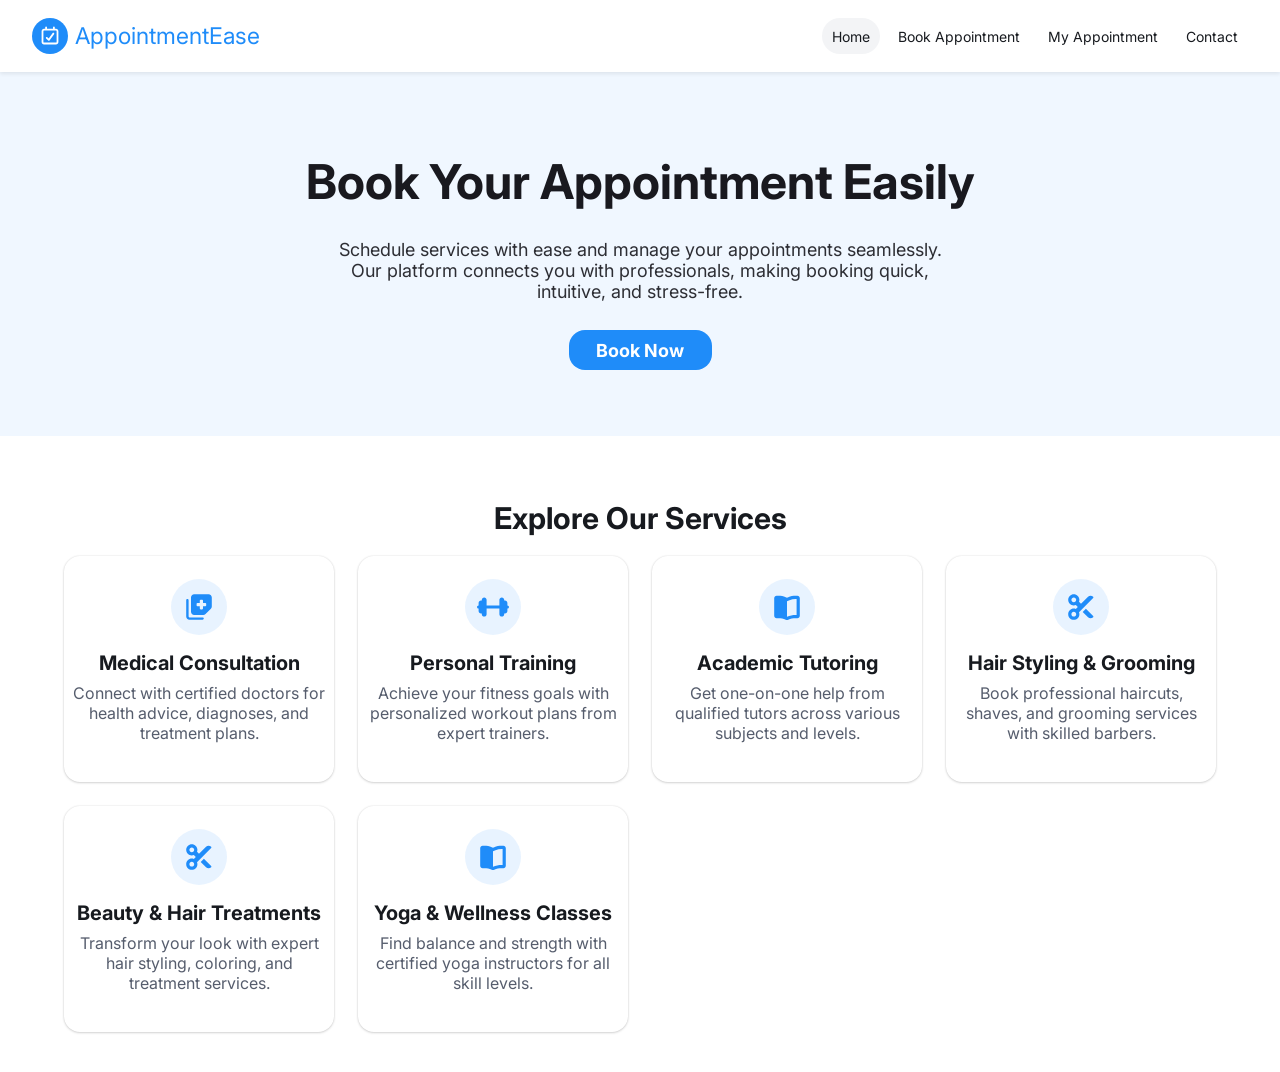
<file: index.html>
<!DOCTYPE html>
<html lang="en">
  <head>
    <meta charset="UTF-8" />
    <meta name="viewport" content="width=device-width, initial-scale=1.0" />
    <title>Home</title>
    <link rel="stylesheet" href="./style/header.css" />
    <link rel="stylesheet" href="./style/home.css">
  </head>
  <body>
    <header class="header">
      <div class="logo">
        <div class="logo-image">
          <img src="./imgs/calendar-check-regular-full.svg" />
        </div>
        <p>AppointmentEase</p>
      </div>
      <nav class="nav">
        <div class="current-page">Home</div>
        <a href="./book.html">Book Appointment</a>
        <a href="./appointments.html">My Appointment</a>
        <a href="./contact.html">Contact</a>
      </nav>
    </header>

    <main>
        <div class="hero-text">
            <h1 style="font-size: 48px;">Book Your Appointment Easily</h1>
            <p>
                Schedule services with ease and manage your appointments seamlessly. Our
                platform connects you with professionals, making booking quick,
                intuitive, and stress-free.
            </p>

            <a href="./book.html" class="book-button">
                Book Now
            </a>
        </div>

        <h1 style="color: #171a1f; font-size: 30px; margin-top: 64px;">Explore Our Services</h1>

        <div class="services">
            
            <div class="service">
                <div class="icon-service">
                    <img src="./imgs/Medical_Consultation.svg">
                </div>
                <h2>Medical Consultation</h2>
                <p>Connect with certified doctors for health advice, diagnoses, and treatment plans.</p>
            </div>
            
            <div class="service">
                <div class="icon-service">
                    <img src="./imgs/Personal_Training.svg">
                </div>
                <h2>Personal Training</h2>
                <p>Achieve your fitness goals with personalized workout plans from expert trainers.</p>
            </div>
            
            <div class="service">
                <div class="icon-service">
                    <img src="./imgs/Academic_Tutoring.svg">
                </div>
                <h2>Academic Tutoring</h2>
                <p>Get one-on-one help from qualified tutors across various subjects and levels.</p>
            </div>
            
            <div class="service">
                <div class="icon-service">
                    <img src="./imgs/Hair.svg">
                </div>
                <h2>Hair Styling & Grooming</h2>
                <p>Book professional haircuts, shaves, and grooming services with skilled barbers.</p>
            </div>
            
            <div class="service">
                <div class="icon-service">
                    <img src="./imgs/Hair.svg">
                </div>
                <h2>Beauty & Hair Treatments</h2>
                <p>Transform your look with expert hair styling, coloring, and treatment services.</p>
            </div>
            
            <div class="service">
                <div class="icon-service">
                    <img src="./imgs/Academic_Tutoring.svg">
                </div>
                <h2>Yoga & Wellness Classes</h2>
                <p>Find balance and strength with certified yoga instructors for all skill levels.</p>
            </div>
        </div>

    </main>
  </body>
</html>
</file>
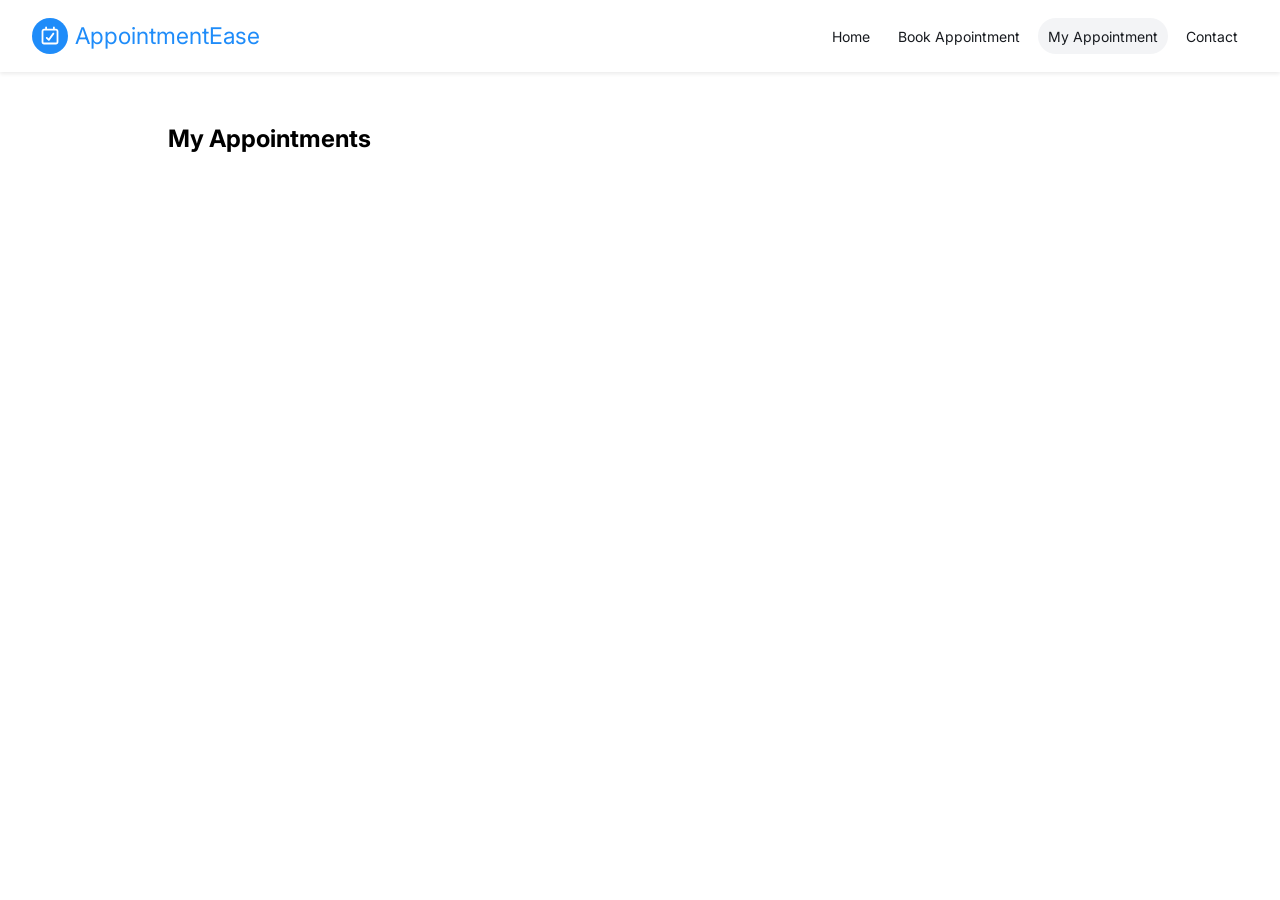
<file: appointments.html>
<!doctype html>
<html lang="en">
  <head>
    <meta charset="UTF-8" />
    <meta name="viewport" content="width=device-width, initial-scale=1.0" />
    <title>My Appts</title>
    <link rel="stylesheet" href="./style/header.css" />
    <link rel="stylesheet" href="./style/appointments.css">
  </head>
  <body>
    <header class="header">
      <div class="logo">
        <div class="logo-image">
          <img src="./imgs/calendar-check-regular-full.svg" />
        </div>
        <p>AppointmentEase</p>
      </div>
      <nav class="nav">
        <a href="./index.html">Home</a>
        <a href="./book.html">Book Appointment</a>
        <div class="current-page">My Appointment</div>
        <a href="./contact.html">Contact</a>
      </nav>
    </header>

    <main class="main">
      <h2>My Appointments</h2>
        <div id="my-appointments"></div>
    </main>
    <script src="./script/appointments.js"></script>
  </body>
</html>
</file>
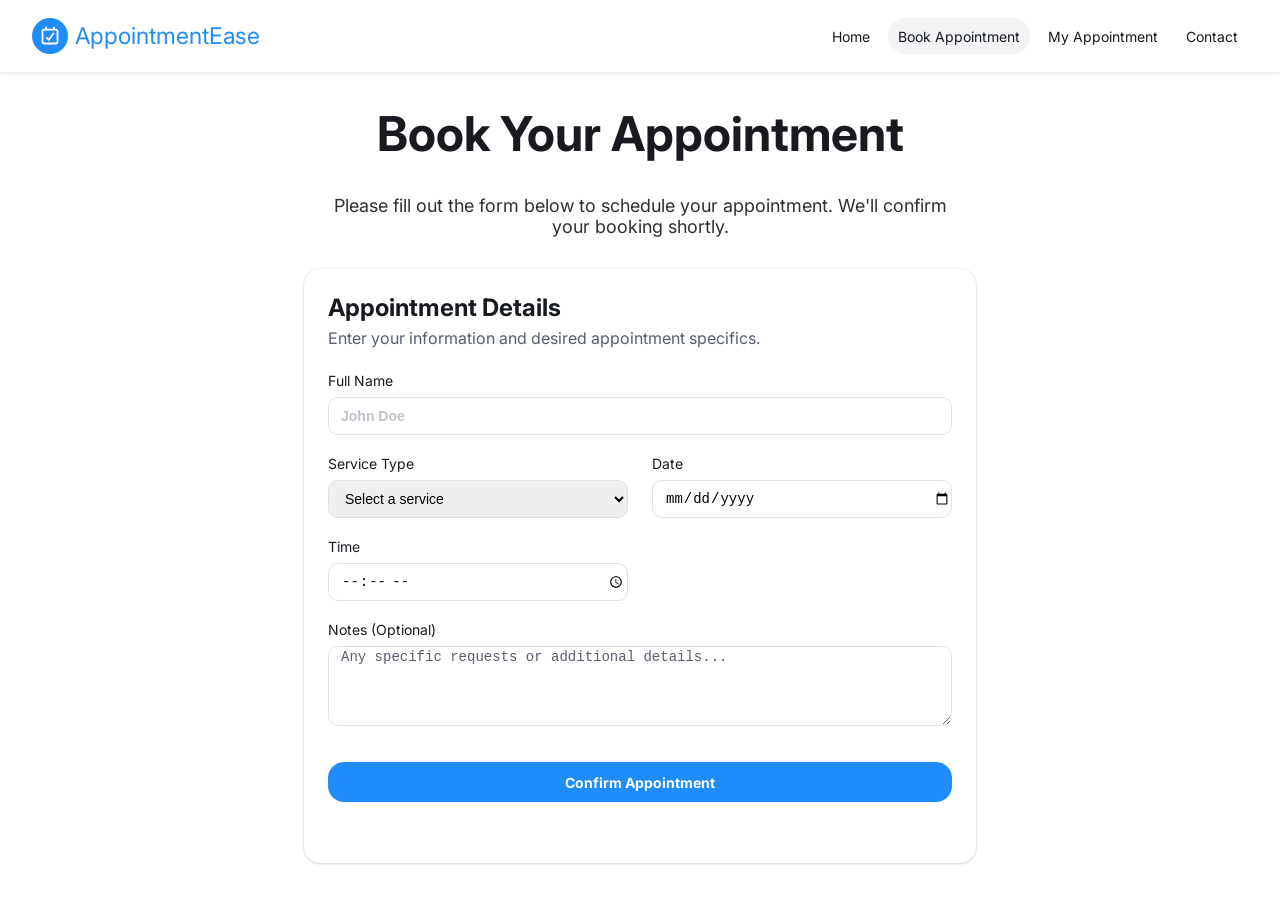
<file: book.html>
<!doctype html>
<html lang="en">
  <head>
    <meta charset="UTF-8" />
    <meta name="viewport" content="width=device-width, initial-scale=1.0" />
    <title>Book</title>
    <link rel="stylesheet" href="./style/header.css" />
    <link rel="stylesheet" href="style/book.css" />
  </head>
  <body>
    <header class="header">
      <div class="logo">
        <div class="logo-image">
          <img src="./imgs/calendar-check-regular-full.svg" />
        </div>
        <p>AppointmentEase</p>
      </div>
      <nav class="nav">
        <a href="./index.html">Home</a>
        <div class="current-page">Book Appointment</div>
        <a href="./appointments.html">My Appointment</a>
        <a href="./contact.html">Contact</a>
      </nav>
    </header>

    <main>
      <div class="hero-text">
        <h1 style="font-size: 48px">Book Your Appointment</h1>
        <p>
          Please fill out the form below to schedule your appointment. We'll
          confirm your booking shortly.
        </p>
      </div>

      <div class="form">
        <h2 style="margin: 0; font-size: 24px; color: #171a1f">
          Appointment Details
        </h2>
        <p style="margin: 6px 0px 24px 0px; font-size: 16px; color: #565d6d">
          Enter your information and desired appointment specifics.
        </p>
        <form onsubmit="submitForm(event)">
          <div class="form-info">
            <div class="name-input">
              <label for="name">Full Name</label>
              <input type="text" id="name" placeholder="John Doe" required/>
            </div>

            <div class="service-schedule">
              <div class="service-type">
                <label for="serviceType">Service Type</label>
                <select id="serviceType" required>
                  <option value="" disabled selected>Select a service</option>
                  <option value="Medical Consultation">Medical Consultation</option>
                  <option value="Personal Training">Personal Training</option>
                  <option value="Academic Tutoring">Academic Tutoring</option>
                  <option value="Hair Styling & Grooming">Hair Styling & Grooming</option>
                  <option value="Beauty & Hair Treatments">Beauty & Hair Treatments</option>
                  <option value="Yoga & Wellness Classes">Yoga & Wellness Classes</option>
                </select>
              </div>

              <div class="service-date">
                <label for="date">Date</label>
                <input type="date" id="date" required/>
              </div>
            </div>

            <div class="service-time">
              <label for="time">Time</label>
              <input type="time" id="time" required/>
            </div>

            <div class="notes">
              <label for="notes">Notes (Optional)</label>
              <textarea
                id="notes"
                placeholder="Any specific requests or additional details..."
              ></textarea>
            </div>
          </div>
          <button class="submit-button" type="submit">
            Confirm Appointment
          </button>
        </form>
      </div>
    </main>
    <script src="./script/book.js"></script>
  </body>
</html>
</file>
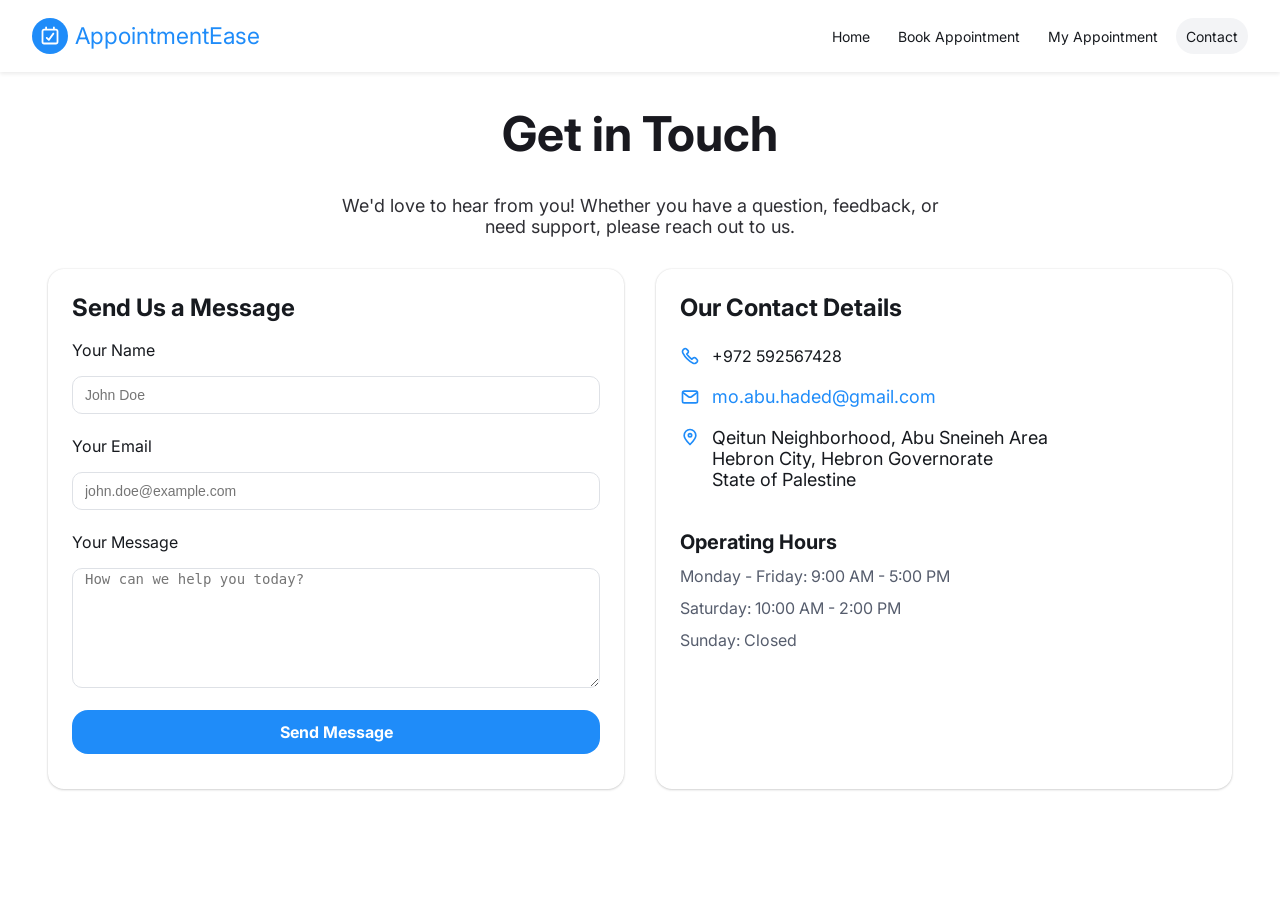
<file: contact.html>
<!doctype html>
<html lang="en">
  <head>
    <meta charset="UTF-8" />
    <meta name="viewport" content="width=device-width, initial-scale=1.0" />
    <title>Contact</title>
    <link rel="stylesheet" href="./style/header.css" />
    <link rel="stylesheet" href="./style/contact.css" />
  </head>
  <body>
    <header class="header">
      <div class="logo">
        <div class="logo-image">
          <img src="./imgs/calendar-check-regular-full.svg" />
        </div>
        <p>AppointmentEase</p>
      </div>
      <nav class="nav">
        <a href="./index.html">Home</a>
        <a href="./book.html">Book Appointment</a>
        <a href="./appointments.html">My Appointment</a>
        <div class="current-page">Contact</div>
      </nav>
    </header>

    <main class="main">
      <div class="hero-text">
        <h1 style="font-size: 48px">Get in Touch</h1>
        <p>
          We'd love to hear from you! Whether you have a question, feedback, or
          need support, please reach out to us.
        </p>
      </div>
      <div class="contact-section">
        <div class="contact-form">
          <form onsubmit="submitForm(event)">
            <h2 style="font-size: 24px">Send Us a Message</h2>
            <div class="contact-form-info">
              <div class="name">
                <label for="name">Your Name</label>
                <input type="text" id="name" placeholder="John Doe" required/>
              </div>
              <div class="email">
                <label for="email">Your Email</label>
                <input
                  type="email"
                  id="email"
                  placeholder="john.doe@example.com"
                  required
                />
              </div>
              <div class="message">
                <label for="message">Your Message</label>
                <textarea
                  id="message"
                  placeholder="How can we help you today?"
                  required
                ></textarea>
              </div>
            </div>
            <button class="send-button" type="submit">Send Message</button>
          </form>
        </div>
        <div class="contact-details">
          <h2 style="font-size: 24px; margin-bottom: 4px">
            Our Contact Details
          </h2>
          <div class="phone">
            <img src="./imgs/telephone-svgrepo-com.svg" />
            <p>+972 592567428</p>
          </div>
          <div class="email">
            <img src="./imgs/email-1-svgrepo-com.svg" />
            <p>mo.abu.haded@gmail.com</p>
          </div>
          <div class="location">
            <img src="./imgs/location-pin-alt-1-svgrepo-com.svg" />
            <div class="address">
              Qeitun Neighborhood, Abu Sneineh Area<br />
              Hebron City, Hebron Governorate<br />
              State of Palestine
            </div>
          </div>
          <div class="operating-hours">
            <h2 style="font-size: 20px">Operating Hours</h2>
            <p>Monday - Friday: 9:00 AM - 5:00 PM</p>
            <p>Saturday: 10:00 AM - 2:00 PM</p>
            <p>Sunday: Closed</p>
          </div>
        </div>
      </div>
    </main>
    <script src="./script/contact.js"></script>
  </body>
</html>
</file>
<file: style/header.css>
@import url('https://fonts.googleapis.com/css2?family=Inter:ital,opsz,wght@0,14..32,100..900;1,14..32,100..900&display=swap');

* {
  box-sizing: border-box;
}

/* Firefox */
* {
  scrollbar-width: thin;
  scrollbar-color: #1F8CF9 #f3f4f6;
}

/* Chrome, Edge, Safari */
::-webkit-scrollbar {
  width: 10px;
}

::-webkit-scrollbar-track {
  background: #f3f4f6;
  border-radius: 10px;
}

::-webkit-scrollbar-thumb {
  background-color: #1F8CF9;
  border-radius: 10px;
  border: 3px solid #f3f4f6;
}

::-webkit-scrollbar-thumb:hover {
  background-color: #1878c2;
}

body{
  margin: 0;
  padding: 0;
  width: 100%;
  font-family: Inter;
}
.header {
  display: flex;
  height: 72px;
  width: 100%;
  justify-content: space-between;
  align-items: center;
  padding: 0px 32px;
  box-shadow: 0 2px 4px rgba(0, 0, 0, 0.08);
  position: fixed;
  z-index: 99;
  top: 0;
  background-color: #FFFFFF;
}
.logo{
  display: flex;
  justify-content: center;
  align-items: center;
  column-gap: 7px;
  font-size: 23px;
  color: #1F8CF9;
}

.logo-image {
  width: 36px;
  height: 36px;
  background-color: #1F8CF9;
  border-radius: 50%;
  display: flex;
  justify-content: center;
  align-items: center;
}

.nav {
  display: flex;
  justify-content: center;
  align-items: center;
  column-gap: 8px;
  font-size: 14px;
  color: #171a1f;
}

.nav > * {
  padding: 0 10px;
}

.nav>a {
  position: relative;
  display: flex;
  justify-content: center;
  align-items: center;
  height: 36px;
  color: #171a1f;
  text-decoration: none;
}

.nav a::after {
  content: "";
  position: absolute;
  bottom: 6px;
  left: 50%;
  width: 0;
  height: 2px;
  background-color: #1F8CF9;
  transition: all 0.40s ease;
  transform: translateX(-50%);
  border-radius: 2px;
}

.nav a:hover::after {
  width: 70%;
}

.current-page {
  display: flex;
  justify-content: center;
  align-items: center;
  height: 36px;
  background-color: #f3f4f6;
  border-radius: 9999px;
}
</file>
<file: style/home.css>
main {
  min-height: calc(100vh - 72px);
  margin-top: 72px;
  display: flex;
  flex-direction: column;
  align-items: center;
  position: relative;
  padding-bottom: 40px;
  z-index: 1;
}


.hero-text {
    display: flex;
    flex-direction: column;
    row-gap: 28px;
    align-items: center;
    color: #19191F;
    padding-top: 80px;
    height: 364px;
    width: 100%;
    background-color: #f0f7ff;
}

.hero-text > h1 {
    font-size: 48px;
    margin: 0;
    padding: 0;
}

.hero-text > p {
    font-size: 18px;
    opacity: 0.9;
    width: 616px;
    text-align: center;
    margin: 0;
    padding: 0;
}

.book-button {
    width: 143px;
    height: 40px;
    background-color: #1F8CF9;
    font-size: 18px;
    color: #FFFFFF;
    display: flex;
    justify-content: center;
    align-items: center;
    border-radius: 16px;
    text-decoration: none;
    font-weight: bold;
    transition: background-color 0.2s ease;
}

.book-button:hover {
    background-color: #1878c2;
    transform: color 0.2s ease;
}

.services {
    display: grid;
    grid-template-columns: repeat(4, 1fr);
    gap: 24px;
}

.service {
    display: flex;
    flex-direction: column;
    justify-content: center;
    align-items: center;
    width: 270px;
    height: 226px;
    border-radius: 16px;
    box-shadow:
        0px 0px 2px rgba(0, 0, 0, 0.12),
        0px 1px 2.5px rgba(0, 0, 0, 0.15);

}

.service > h2 {
    font-size: 20px;
    color: #171a1f;
    margin: 0;
    margin-top: 16px;
}

.service > p {
    font-size: 16px;
    color: #565d6d;
    margin-top: 8px;
    text-align: center;
    padding: 0px 6px;
}

.icon-service {
    width: 56px;
    height: 56px;
    border-radius: 50%;
    background-color: rgba(31, 140, 249, 0.1);
    display: flex;
    justify-content: center;
    align-items: center;
}
</file>
<file: style/appointments.css>
.main {
  display: flex;
  flex-direction: column;
  margin: 104px 168px 40px 168px;
}
#my-appointments {
  display: grid;
  grid-template-columns: repeat(3, 1fr);
  row-gap: 23px;
  column-gap: 24px;
}
.appointment {
  display: flex;
  flex-direction: column;
  width: 352px;
  height: 287px;
  border-radius: 16px;
  padding: 20px;
  box-shadow:
    0px 0px 2px rgba(0, 0, 0, 0.12),
    0px 1px 2.5px rgba(0, 0, 0, 0.15);
}

.profile-info {
  display: flex;
  column-gap: 16px;
}

.appointment .avatar {
  width: 40px;
  height: 40px;
  background-color: #1f8cf9;
  border-radius: 50%;
  display: flex;
  justify-content: center;
  align-items: center;
  color: #ffffff;
  font-weight: bold;
  font-size: 18px;
  margin-top: 1px;
}

.service-info p {
  margin: 0px;
}

.service-info p.name {
  font-size: 20px;
  font-weight: bold;
  color: #171a1f;
}

.service-info p.type {
  font-size: 14px;
  color: #565d6d;
}

.appointment hr {
  width: 312px;
  margin-top: 16px;
  border: none;
  height: 1px;
  background-color: #dee1e6;
  
}

.schedule {
    display: flex;
    flex-direction: column;
    row-gap: 8px;
    margin-top: 18px;
}


.schedule .date, .time{
    display: flex;
    column-gap: 8px;
    color: #565d6d;
    font-size: 16px;
}

.schedule p {
    margin: 0;
}

.status {
    display: flex;
    justify-content: center;
    align-items: center;
    width: fit-content;
    padding: 2px 6px;
    color: #171a1f;
    font-size: 12px;
    margin-top: 17px;
}

.action-buttons {
    display: flex;
    column-gap: 8px;
    width: 240px;
    font-size: 14px;
    margin-left: 72px;
}

.reschedule {
    display: flex;
    justify-content: space-around;
    align-items: center;
    width: 129px;
    transition: transform 0.15s ease;
    cursor: pointer;
}

.cancel {
    display: flex;
    justify-content: space-around;
    align-items: center;
    width: 103px;
    transition: transform 0.25s ease;
    cursor: pointer;
}


.action-buttons .reschedule:hover,
.action-buttons .cancel:hover {
  transform: scale(1.05);
}

.action-buttons img {
  transition: transform 0.2s ease;
}

.action-buttons img:hover {
  transform: scale(1.2);
}


.schedule input {
    height: 20px;
    border-radius: 6px;
    padding-left: 12px;
    border: solid 1px #dee1e6;
    font-size: 14px;
}

.edit-buttons {
    display: flex;
    column-gap: 10px;
    justify-content: center;
    align-items: center;
    margin: auto auto;
    
}

.apply-changes, .cancel-edit{
    all: unset;
    display: flex;
    justify-content: center;
    align-items: center;
    width: 110px;
    background-color: #1F8CF9;
    border-radius: 16px;
    cursor: pointer;
    transition: background-color 0.2s ease;
    padding: 4px;
}

.apply-changes:hover {
    background-color: #1878c2;
    transform: color 0.2s ease;
}

.cancel-edit {
    background-color: #dd3c3c;
}

.cancel-edit:hover {
    background-color: #C22F2F;
    transform: color 0.2s ease;
}

.edit-buttons img {
  transition: transform 0.2s ease;
}

.edit-buttons img:hover {
  transform: scale(1.2);
}
</file>
<file: style/book.css>
main {
  min-height: calc(100vh - 72px);
  margin-top: 72px;
  display: flex;
  flex-direction: column;
  row-gap: 32px;
  align-items: center;
  position: relative;
  padding-top: 32px;
  padding-bottom: 40px;
  z-index: 1;
}

.hero-text {
    display: flex;
    flex-direction: column;
    row-gap: 32px;
    align-items: center;
    color: #19191F;
    width: 100%;
}

.hero-text > h1 {
    font-size: 48px;
    margin: 0;
    padding: 0;
}

.hero-text > p {
    font-size: 18px;
    opacity: 0.9;
    width: 616px;
    text-align: center;
    margin: 0;
    padding: 0;
}

.form {
    display: flex;
    flex-direction: column;
    width: 672px;
    height: 594px;
    border-radius: 16px;
    box-shadow:
        0px 0px 2px rgba(0, 0, 0, 0.12),
        0px 1px 2.5px rgba(0, 0, 0, 0.15);
    padding: 24px;
    color: #171a1f;
    font-size: 14px;
}

.form-info {
    display: flex;
    flex-direction: column;
    row-gap: 20px;
}

.form input, select, textarea {
    height: 38px;
    border-radius: 10px;
    padding-left: 12px;
    border: solid 1px #dee1e6;
    font-size: 14px;
}

input::placeholder {
  color: #bdc1ca;
  font-size: 14px;
  font-weight: 600;
  font-style: Inter;
}

textarea::placeholder {
  color: #565d6d;
  font-size: 14px;
  font-style: Inter;
}

.form-info > div:not(.service-schedule)  {
    display: flex;
    flex-direction: column;
    row-gap: 8px;
}

.service-schedule {
    display: flex;
    flex-direction: row;
    column-gap: 24px;
}

.service-schedule > div {
    display: flex;
    flex-direction: column;
    row-gap: 8px;
}

.service-schedule input, select, .service-time input {
    width: 300px;
}

#notes {
    height: 80px;
}

.submit-button {
    all: unset;
    width: 624px;
    height: 40px;
    border-radius: 16px;
    background-color: #1F8CF9;
    color: #FFFFFF;
    display: flex;
    justify-content: center;
    align-items: center;
    font-weight: bold;
    cursor: pointer;
    margin-top: 36px;
    transition: background-color 0.2s ease;
}

.submit-button:hover {
    background-color: #1878c2;
    transform: color 0.2s ease;
}
</file>
<file: style/contact.css>
.main {
  min-height: calc(100vh - 72px);
  margin-top: 72px;
  display: flex;
  flex-direction: column;
  align-items: center;
  position: relative;
  padding-top: 32px;
  padding-bottom: 40px;
  z-index: 1;
}

.main p,
h2 {
  padding: 0;
  margin: 0;
}
.hero-text {
  display: flex;
  flex-direction: column;
  row-gap: 32px;
  align-items: center;
  color: #19191f;
  width: 100%;
}

.hero-text > h1 {
  font-size: 48px;
  margin: 0;
  padding: 0;
}

.hero-text > p {
  font-size: 18px;
  opacity: 0.9;
  width: 616px;
  text-align: center;
  margin: 0;
  padding: 0;
}

.contact-section {
  display: flex;
  margin-top: 32px;
  column-gap: 32px;
  justify-content: center;
  align-items: center;
}

.contact-details,
.contact-form {
  display: flex;
  flex-direction: column;
  width: 576px;
  height: 520px;
  border-radius: 16px;
  box-shadow:
    0px 0px 2px rgba(0, 0, 0, 0.12),
    0px 1px 2.5px rgba(0, 0, 0, 0.15);
  padding: 24px;
  color: #171a1f;
  font-size: 16px;
}

.contact-form-info {
  display: flex;
  flex-direction: column;
  row-gap: 22px;
  margin-top: 18px;
}

.contact-form-info input,
textarea {
  height: 38px;
  border-radius: 10px;
  padding-left: 12px;
  border: solid 1px #dee1e6;
  font-size: 14px;
  color: #565d6d;
}

.contact-form-info div {
  display: flex;
  flex-direction: column;
  row-gap: 16px;
}

#message {
  height: 120px;
}

.send-button {
  all: unset;
  width: 528px;
  height: 44px;
  border-radius: 16px;
  background-color: #1f8cf9;
  color: #ffffff;
  display: flex;
  justify-content: center;
  align-items: center;
  font-weight: bold;
  cursor: pointer;
  margin-top: 22px;
  transition: background-color 0.2s ease;
}

.send-button:hover {
  background-color: #1878c2;
  transform: color 0.2s ease;
}

.contact-details {
  display: flex;
  flex-direction: column;
  row-gap: 20px;
}

.contact-details div:not(.location, .operating-hours) {
  display: flex;
  column-gap: 12px;
  align-items: center;
}

.email p {
  color: #1f8cf9;
  font-size: 18px;
}

.location {
  display: flex;
  column-gap: 12px;
  align-items: flex-start;
}

.location .address {
  font-family: Inter;
  font-size: 18px;
  color: #171a1f;
  margin-bottom: 20px;
}

.operating-hours {
  display: flex;
  flex-direction: column;
  row-gap: 12px;
}

.operating-hours p{
  color: #565d6d;
  font-size: 16px;
}
</file>
